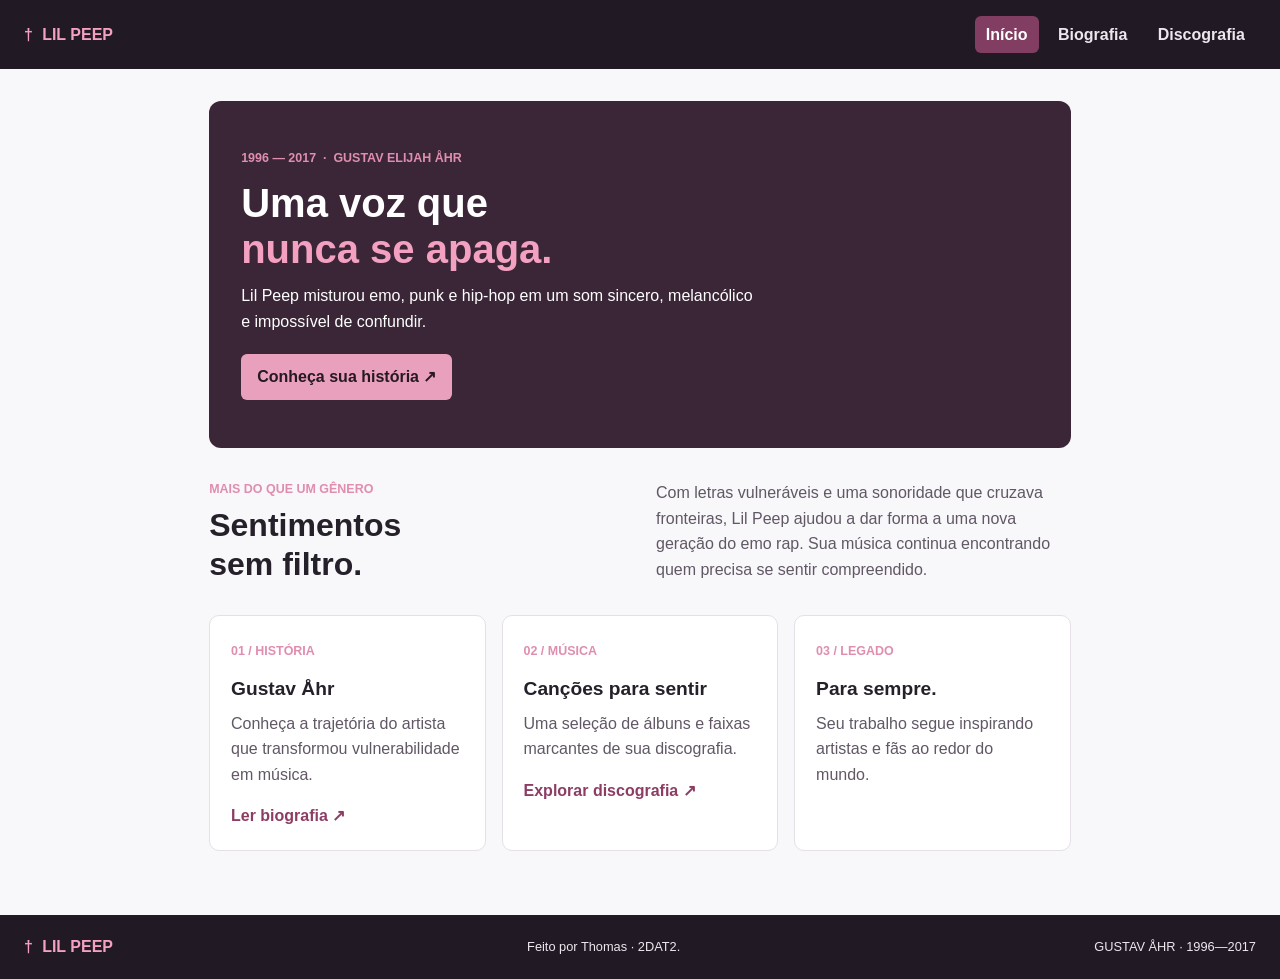
<file: index.html>
<!DOCTYPE html>
<html lang="pt-BR">
<head>
  <meta charset="UTF-8" />
  <meta name="viewport" content="width=device-width, initial-scale=1.0" />
  <meta name="description" content="Um espaço dedicado à vida, à música e ao legado de Lil Peep." />
  <title>Lil Peep — Música e legado</title>
  <link rel="stylesheet" href="style.css" />
</head>
<body>

  <header class="topo">
    <a class="logo" href="index.html" aria-label="Lil Peep — página inicial"><span class="logo-simbolo">†</span> LIL PEEP</a>
    <nav class="menu" aria-label="Navegação principal">
      <a href="index.html" class="ativo">Início</a>
      <a href="sobre.html">Biografia</a>
      <a href="contato.html">Discografia</a>
    </nav>
  </header>

  <main>
    <section class="hero">
      <div class="hero-conteudo">
        <p class="sobretitulo">1996 — 2017 &nbsp;·&nbsp; GUSTAV ELIJAH ÅHR</p>
        <h1>Uma voz que<br /><span>nunca se apaga.</span></h1>
        <p class="hero-texto">Lil Peep misturou emo, punk e hip-hop em um som sincero, melancólico e impossível de confundir.</p>
        <a href="sobre.html" class="botao">Conheça sua história <span aria-hidden="true">↗</span></a>
      </div>
      <div class="hero-arte" aria-label="Arte tipográfica em homenagem a Lil Peep">
        <span class="arte-circulo"></span>
        <span class="arte-cruz">†</span>
        <span class="arte-nome">PEEP</span>
        <span class="arte-legenda">FOREVER IN OUR HEARTS</span>
      </div>
      <div class="hero-rodape"><span>ARTISTA · CANTOR · COMPOSITOR</span><span>LONG BEACH, NOVA YORK</span></div>
    </section>

    <section class="secao-intro">
      <div>
        <p class="sobretitulo">MAIS DO QUE UM GÊNERO</p>
        <h2>Sentimentos<br />sem filtro.</h2>
      </div>
      <p class="texto-intro">Com letras vulneráveis e uma sonoridade que cruzava fronteiras, Lil Peep ajudou a dar forma a uma nova geração do emo rap. Sua música continua encontrando quem precisa se sentir compreendido.</p>
    </section>

    <section class="cards" aria-label="Explore o universo de Lil Peep">
      <a class="card" href="sobre.html">
        <span class="card-numero">01 / HISTÓRIA</span>
        <h2>Gustav Åhr</h2>
        <p>Conheça a trajetória do artista que transformou vulnerabilidade em música.</p>
        <span class="card-link">Ler biografia <span aria-hidden="true">↗</span></span>
      </a>
      <a class="card" href="contato.html">
        <span class="card-numero">02 / MÚSICA</span>
        <h2>Canções para sentir</h2>
        <p>Uma seleção de álbuns e faixas marcantes de sua discografia.</p>
        <span class="card-link">Explorar discografia <span aria-hidden="true">↗</span></span>
      </a>
      <article class="card card-destaque">
        <span class="card-numero">03 / LEGADO</span>
        <h2>Para sempre.</h2>
        <p>Seu trabalho segue inspirando artistas e fãs ao redor do mundo.</p>
        <span class="card-simbolo" aria-hidden="true">†</span>
      </article>
    </section>
  </main>

  <footer class="rodape">
    <a class="logo" href="index.html"><span class="logo-simbolo">†</span> LIL PEEP</a>
    <p>Feito por Thomas · 2DAT2.</p>
    <span>GUSTAV ÅHR · 1996—2017</span>
  </footer>

</body>
</html>
</file>
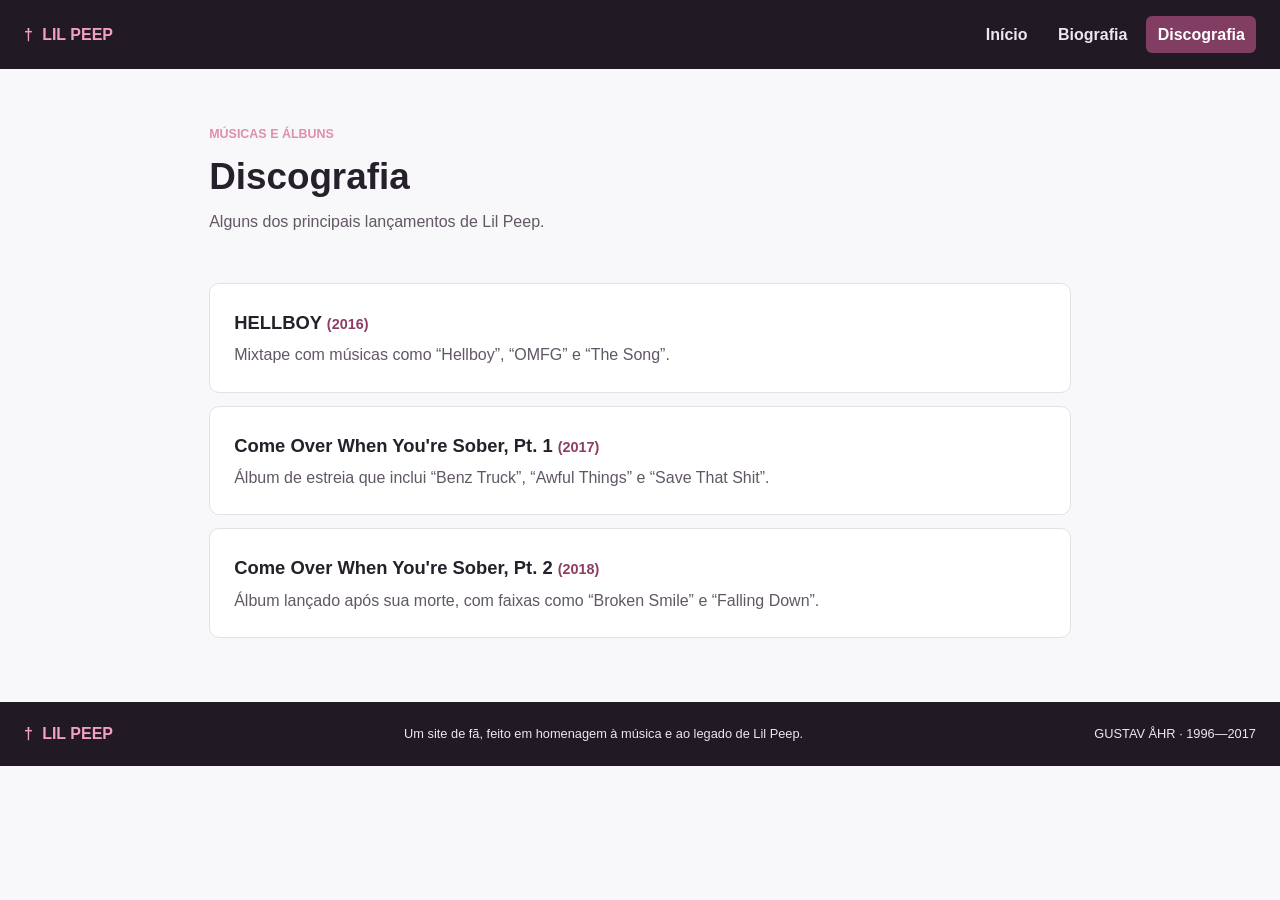
<file: contato.html>
<!DOCTYPE html>
<html lang="pt-BR">
<head>
  <meta charset="UTF-8" />
  <meta name="viewport" content="width=device-width, initial-scale=1.0" />
  <meta name="description" content="Conheça alguns dos lançamentos mais marcantes da discografia de Lil Peep." />
  <title>Lil Peep — Discografia</title>
  <link rel="stylesheet" href="style.css" />
</head>
<body>

  <header class="topo">
    <a class="logo" href="index.html"><span class="logo-simbolo">†</span> LIL PEEP</a>
    <nav class="menu" aria-label="Navegação principal">
      <a href="index.html">Início</a>
      <a href="sobre.html">Biografia</a>
      <a href="contato.html" class="ativo">Discografia</a>
    </nav>
  </header>

  <main class="pagina">
    <section class="pagina-cabecalho">
      <p class="sobretitulo">MÚSICAS E ÁLBUNS</p>
      <h1>Discografia</h1>
      <p>Alguns dos principais lançamentos de Lil Peep.</p>
    </section>

    <section class="discografia" aria-label="Lançamentos de Lil Peep">
      <article class="album">
        <h2>HELLBOY <span>(2016)</span></h2>
        <p>Mixtape com músicas como “Hellboy”, “OMFG” e “The Song”.</p>
      </article>
      <article class="album">
        <h2>Come Over When You're Sober, Pt. 1 <span>(2017)</span></h2>
        <p>Álbum de estreia que inclui “Benz Truck”, “Awful Things” e “Save That Shit”.</p>
      </article>
      <article class="album">
        <h2>Come Over When You're Sober, Pt. 2 <span>(2018)</span></h2>
        <p>Álbum lançado após sua morte, com faixas como “Broken Smile” e “Falling Down”.</p>
      </article>
    </section>

  </main>

  <footer class="rodape">
    <a class="logo" href="index.html"><span class="logo-simbolo">†</span> LIL PEEP</a>
    <p>Um site de fã, feito em homenagem à música e ao legado de Lil Peep.</p>
    <span>GUSTAV ÅHR · 1996—2017</span>
  </footer>

</body>
</html>
</file>
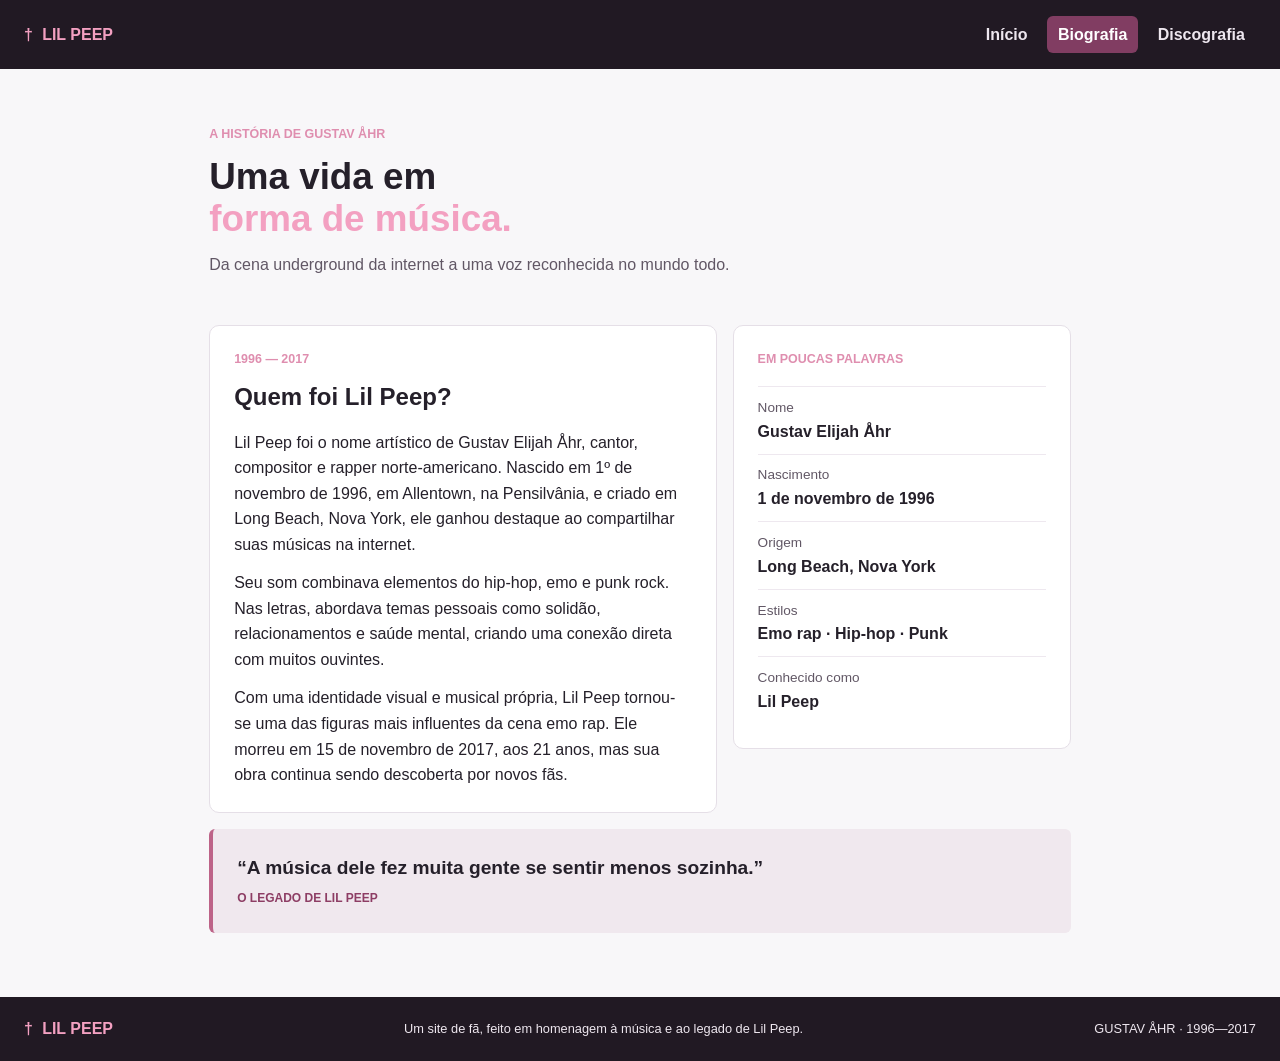
<file: sobre.html>
<!DOCTYPE html>
<html lang="pt-BR">
<head>
  <meta charset="UTF-8" />
  <meta name="viewport" content="width=device-width, initial-scale=1.0" />
  <meta name="description" content="Saiba mais sobre a vida e a carreira de Lil Peep, nome artístico de Gustav Elijah Åhr." />
  <title>Lil Peep — Biografia</title>
  <link rel="stylesheet" href="style.css" />
</head>
<body>

  <header class="topo">
    <a class="logo" href="index.html"><span class="logo-simbolo">†</span> LIL PEEP</a>
    <nav class="menu" aria-label="Navegação principal">
      <a href="index.html">Início</a>
      <a href="sobre.html" class="ativo">Biografia</a>
      <a href="contato.html">Discografia</a>
    </nav>
  </header>

  <main class="pagina">
    <section class="pagina-cabecalho">
      <p class="sobretitulo">A HISTÓRIA DE GUSTAV ÅHR</p>
      <h1>Uma vida em<br /><span>forma de música.</span></h1>
      <p>Da cena underground da internet a uma voz reconhecida no mundo todo.</p>
    </section>

    <section class="conteudo">
      <div class="biografia">
        <p class="sobretitulo">1996 — 2017</p>
        <h2>Quem foi Lil Peep?</h2>
        <p>Lil Peep foi o nome artístico de Gustav Elijah Åhr, cantor, compositor e rapper norte-americano. Nascido em 1º de novembro de 1996, em Allentown, na Pensilvânia, e criado em Long Beach, Nova York, ele ganhou destaque ao compartilhar suas músicas na internet.</p>
        <p>Seu som combinava elementos do hip-hop, emo e punk rock. Nas letras, abordava temas pessoais como solidão, relacionamentos e saúde mental, criando uma conexão direta com muitos ouvintes.</p>
        <p>Com uma identidade visual e musical própria, Lil Peep tornou-se uma das figuras mais influentes da cena emo rap. Ele morreu em 15 de novembro de 2017, aos 21 anos, mas sua obra continua sendo descoberta por novos fãs.</p>
      </div>

      <aside class="ficha">
        <span class="ficha-simbolo" aria-hidden="true">†</span>
        <p class="sobretitulo">EM POUCAS PALAVRAS</p>
        <dl>
          <div><dt>Nome</dt><dd>Gustav Elijah Åhr</dd></div>
          <div><dt>Nascimento</dt><dd>1 de novembro de 1996</dd></div>
          <div><dt>Origem</dt><dd>Long Beach, Nova York</dd></div>
          <div><dt>Estilos</dt><dd>Emo rap · Hip-hop · Punk</dd></div>
          <div><dt>Conhecido como</dt><dd>Lil Peep</dd></div>
        </dl>
      </aside>
    </section>

    <section class="frase-final">
      <p>“A música dele fez muita gente se sentir menos sozinha.”</p>
      <span>O LEGADO DE LIL PEEP</span>
    </section>
  </main>

  <footer class="rodape">
    <a class="logo" href="index.html"><span class="logo-simbolo">†</span> LIL PEEP</a>
    <p>Um site de fã, feito em homenagem à música e ao legado de Lil Peep.</p>
    <span>GUSTAV ÅHR · 1996—2017</span>
  </footer>

</body>
</html>
</file>
<file: style.css>
* { margin: 0; padding: 0; box-sizing: border-box; }

body {
  background: #f8f7f9;
  color: #25202a;
  font-family: Arial, Helvetica, sans-serif;
  line-height: 1.6;
}

.topo {
  display: flex;
  align-items: center;
  justify-content: space-between;
  flex-wrap: wrap;
  gap: 0.8rem;
  padding: 1rem 1.5rem;
  background: #211923;
}

.logo {
  color: #f3a0c1;
  font-weight: 800;
  text-decoration: none;
}

.logo-simbolo { margin-right: 0.3rem; }
.menu { display: flex; gap: 0.5rem; }

.menu a {
  padding: 0.35rem 0.7rem;
  border-radius: 6px;
  color: #eee7ef;
  font-weight: 600;
  text-decoration: none;
}

.menu a:hover, .menu a.ativo { background: #813d62; color: #fff; }

main { max-width: 900px; margin: 0 auto; padding: 2rem 1.2rem; }

.hero {
  padding: 3rem 2rem;
  border-radius: 12px;
  background: #3a2637;
  color: #fff;
}

.hero-conteudo { max-width: 600px; }
.sobretitulo, .card-numero { color: #df8eaf; font-size: 0.78rem; font-weight: 700; }
.hero h1, .pagina-cabecalho h1 { margin: 0.7rem 0; font-size: 2.5rem; line-height: 1.15; }
.hero h1 span, .pagina-cabecalho h1 span { color: #f3a0c1; }
.hero-texto { max-width: 520px; margin-bottom: 1.2rem; }
.hero-arte, .hero-rodape { display: none; }

.botao {
  display: inline-block;
  padding: 0.65rem 1rem;
  border: 0;
  border-radius: 6px;
  background: #e9a0bd;
  color: #261923;
  font-weight: 700;
  text-decoration: none;
  cursor: pointer;
}

.botao:hover { background: #f4b7d0; }

.secao-intro {
  display: grid;
  grid-template-columns: 1fr 1fr;
  gap: 2rem;
  align-items: center;
  margin: 2rem 0;
}

.secao-intro h2 { margin-top: 0.4rem; font-size: 2rem; line-height: 1.2; }
.texto-intro, .pagina-cabecalho > p:last-child { color: #615765; }

.cards { display: flex; flex-wrap: wrap; gap: 1rem; }

.card {
  position: relative;
  flex: 1 1 220px;
  min-height: 210px;
  padding: 1.3rem;
  border: 1px solid #e5dfe7;
  border-radius: 10px;
  background: #fff;
  color: inherit;
  text-decoration: none;
}

a.card:hover { border-color: #d17a9d; }
.card h2 { margin: 0.7rem 0 0.4rem; font-size: 1.2rem; }
.card p { color: #615765; }
.card-link { display: inline-block; margin-top: 1rem; color: #8d3d64; font-weight: 700; }
.card-simbolo { display: none; }

.pagina { min-height: 65vh; }
.pagina-cabecalho { margin-bottom: 1.5rem; padding: 1.5rem 0; }
.pagina-cabecalho h1 { font-size: 2.3rem; }

.conteudo {
  display: grid;
  grid-template-columns: 1.5fr 1fr;
  gap: 1rem;
  align-items: start;
}

.biografia, .ficha, .album {
  padding: 1.5rem;
  border: 1px solid #e5dfe7;
  border-radius: 10px;
  background: #fff;
  color: #25202a;
}

.biografia h2, .album-info h2 { margin: 0.5rem 0; }
.biografia > p:not(.sobretitulo) { margin-top: 0.8rem; }
.ficha-simbolo { display: none; }
.ficha dl { margin-top: 1rem; }
.ficha dl div { padding: 0.6rem 0; border-top: 1px solid #eee8ef; }
.ficha dt { color: #615765; font-size: 0.85rem; }
.ficha dd { font-weight: 600; }

.frase-final {
  margin-top: 1rem;
  padding: 1.5rem;
  border-left: 4px solid #bd6388;
  border-radius: 6px;
  background: #f0e8ee;
}

.frase-final p { font-size: 1.2rem; font-weight: 600; }
.frase-final span { color: #8d3d64; font-size: 0.75rem; font-weight: 700; }

.discografia { display: grid; gap: 0.8rem; }
.album h2 { margin-bottom: 0.3rem; font-size: 1.15rem; }
.album h2 span { color: #8d3d64; font-size: 0.9rem; }
.album p { color: #615765; }

.rodape {
  margin-top: 2rem;
  padding: 1.2rem 1.5rem;
  display: flex;
  flex-wrap: wrap;
  align-items: center;
  justify-content: space-between;
  gap: 0.8rem;
  background: #211923;
  color: #eee7ef;
}

.rodape p, .rodape > span { font-size: 0.8rem; }

@media (max-width: 600px) {
  .topo { justify-content: center; }
  .menu { width: 100%; justify-content: center; }
  .hero { padding: 2rem 1.3rem; }
  .hero h1, .pagina-cabecalho h1 { font-size: 2rem; }
  .secao-intro, .conteudo { grid-template-columns: 1fr; }
  .rodape { justify-content: center; text-align: center; }
}
</file>
